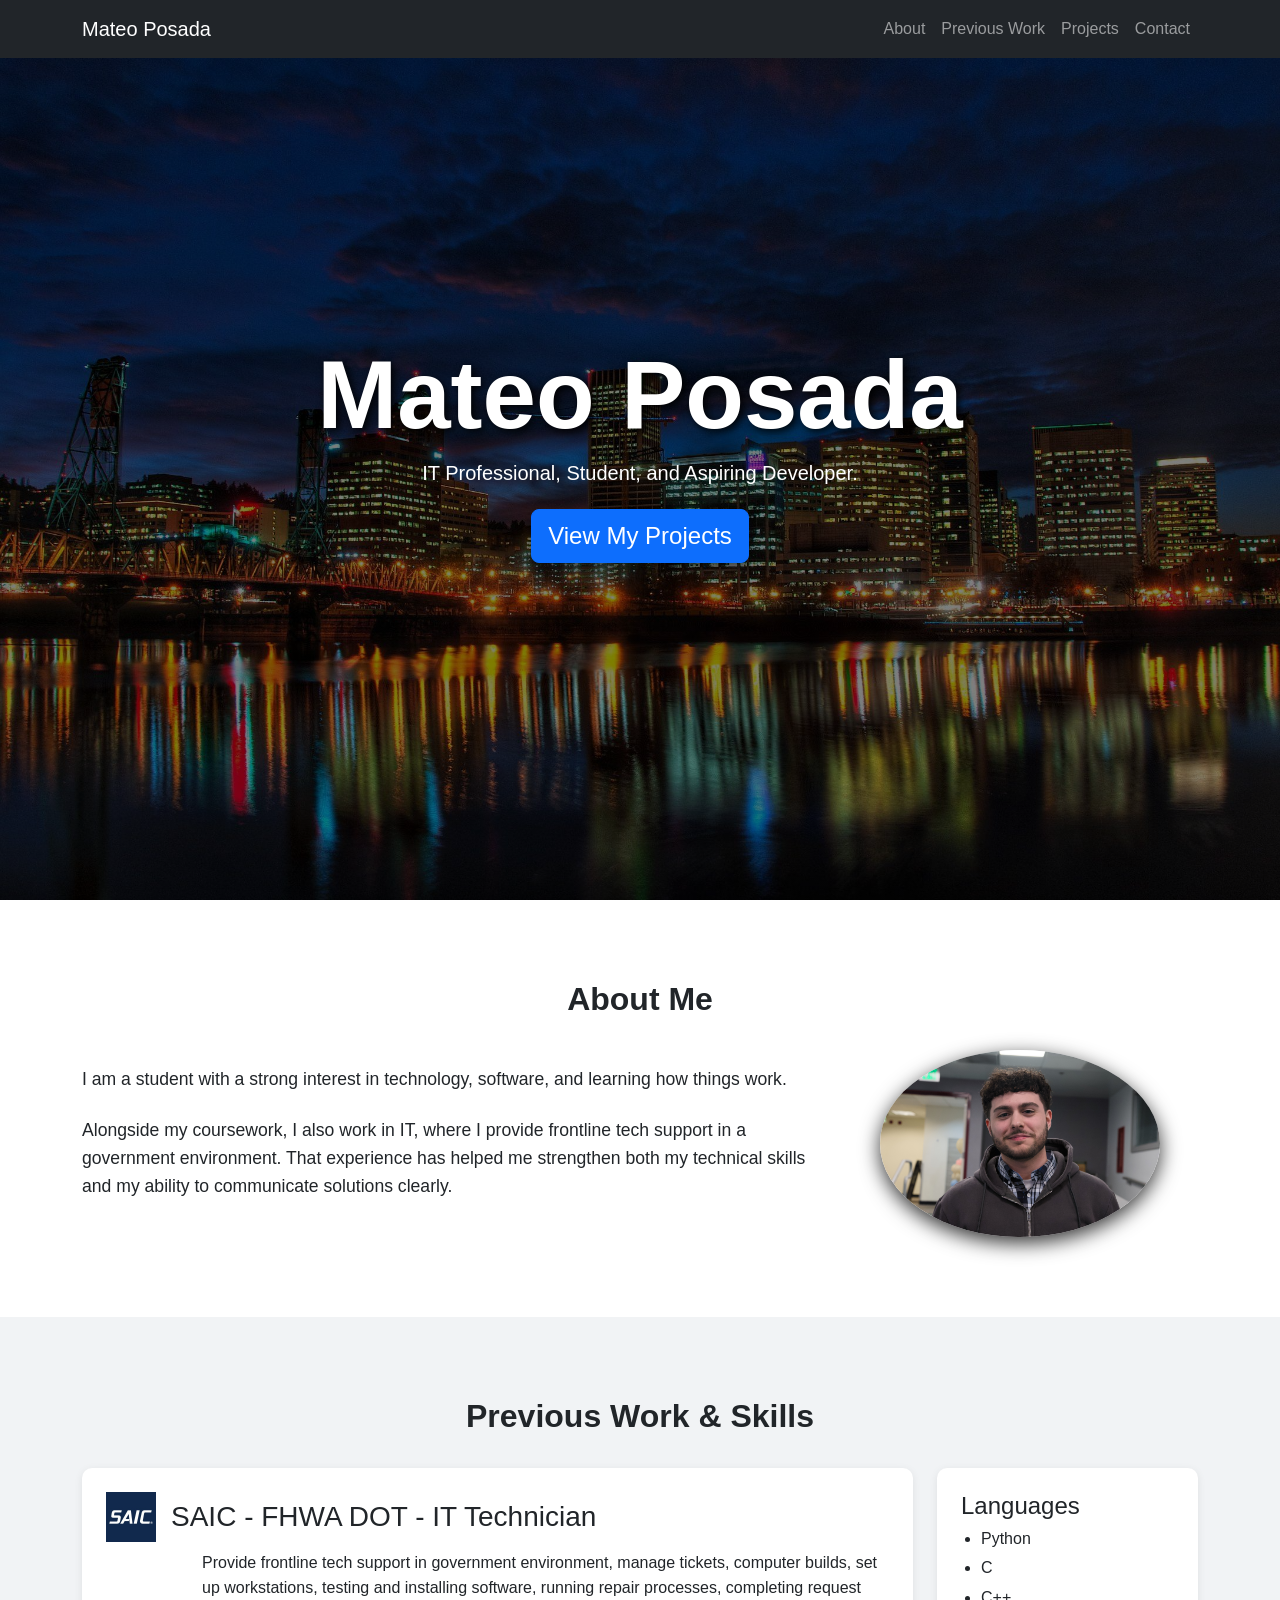
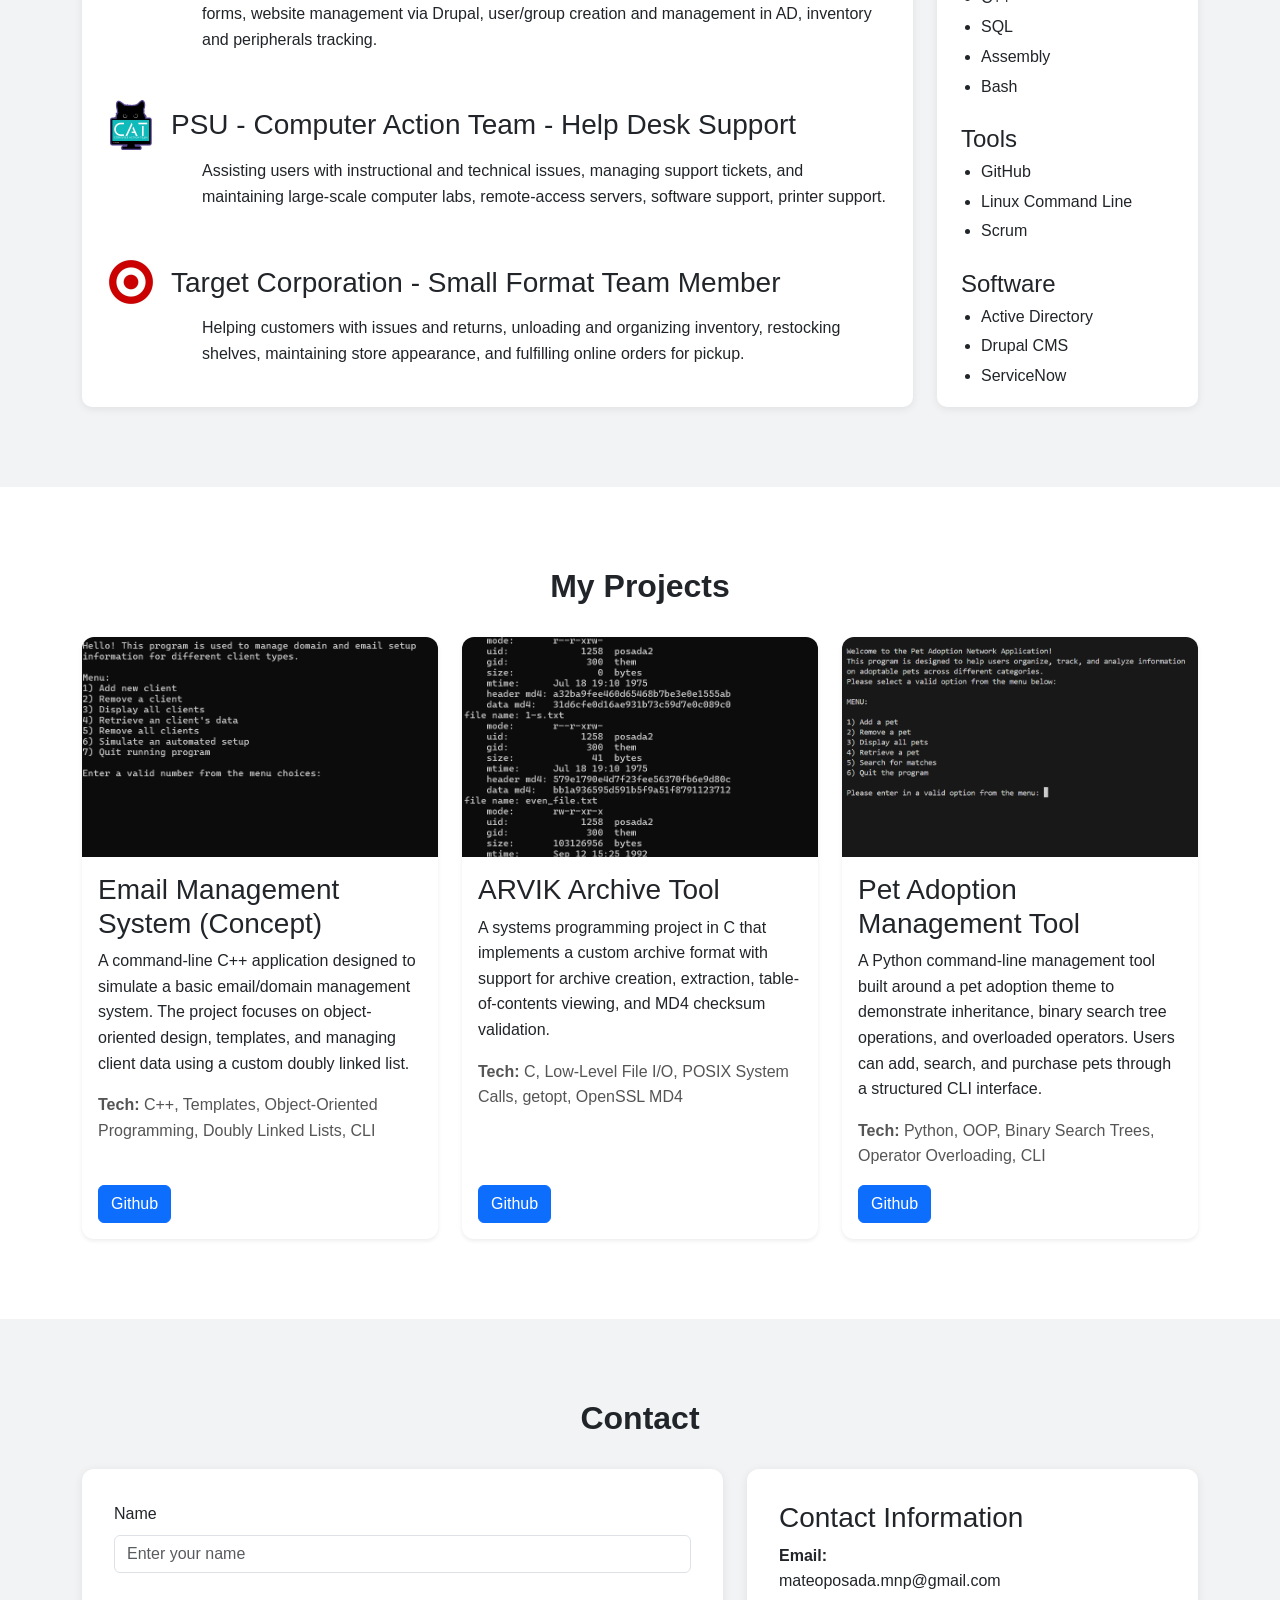
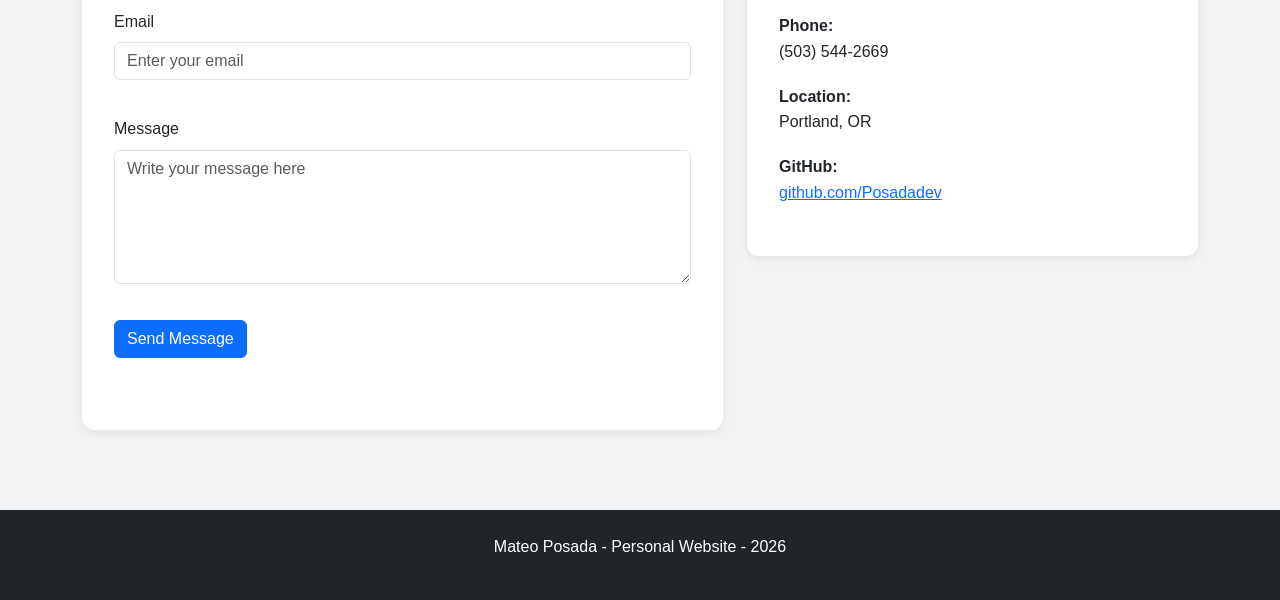
<file: index.html>
<!doctype html>
<html lang="en">
  <head>
    <meta charset="UTF-8" />
    <meta name="viewport" content="width=device-width, initial-scale=1.0" />
    <title>Mateo Posada - Personal Website</title>

    <!-- Bootstrap CSS -->
    <link
      rel="stylesheet"
      href="https://cdn.jsdelivr.net/npm/bootstrap@5.0.2/dist/css/bootstrap.min.css"
    />

    <!-- Bootstrap JS -->
    <script src="https://cdn.jsdelivr.net/npm/bootstrap@5.0.2/dist/js/bootstrap.bundle.min.js"></script>

    <!-- Custom CSS -->
    <link rel="stylesheet" href="css/personal-website.css" />

    <!-- JQuery -->
    <script src="https://code.jquery.com/jquery-3.7.1.min.js"></script>

    <!-- Custom JS -->
    <script src="js/personal-website.js"></script>

    <!-- Main code -->
  </head>
  <body>
    <!-- Navbar for different sections on the page -->
    <nav class="navbar navbar-expand-lg navbar-dark bg-dark fixed-top">
      <div class="container">
        <a class="navbar-brand" href="#home">Mateo Posada</a>
        <button
          class="navbar-toggler"
          type="button"
          data-bs-toggle="collapse"
          data-bs-target="#navbarNav"
          aria-label="Toggle navigation"
        >
          <span class="navbar-toggler-icon"></span>
        </button>
        <div class="collapse navbar-collapse" id="navbarNav">
          <ul class="navbar-nav ms-auto">
            <li class="nav-item">
              <a class="nav-link" href="#about">About</a>
            </li>
            <li class="nav-item">
              <a class="nav-link" href="#work">Previous Work</a>
            </li>
            <li class="nav-item">
              <a class="nav-link" href="#projects">Projects</a>
            </li>
            <li class="nav-item">
              <a class="nav-link" href="#contact">Contact</a>
            </li>
          </ul>
        </div>
      </div>
    </nav>
    <!-- Home/Title section -->
    <section id="home" class="home-section d-flex align-items-center">
      <div class="container text-center">
        <h1 class="display-4 fw-bold">Mateo Posada</h1>
        <h2 class="lead">IT Professional, Student, and Aspiring Developer.</h2>
        <a href="#projects" class="btn btn-primary btn-lg mt-3"
          >View My Projects</a
        >
      </div>
    </section>
    <!-- About section -->
    <section id="about" class="section-padding">
      <div class="container">
        <h2 class="section-title">About Me</h2>
        <div class="row align-items-center">
          <!-- Text column -->
          <div class="col-md-8 about-text">
            <p>
              I am a student with a strong interest in technology, software, and
              learning how things work.
            </p>
            <p>
              Alongside my coursework, I also work in IT, where I provide
              frontline tech support in a government environment. That
              experience has helped me strengthen both my technical skills and
              my ability to communicate solutions clearly.
            </p>
          </div>
          <!-- Image column -->
          <div class="col-md-4 text-center">
            <img
              src="images/personal_picture.jpg"
              alt="Mateo Posada Picture"
              class="about-photo"
            />
          </div>
        </div>
      </div>
    </section>
    <!-- Previous work section -->
    <section id="work" class="section-padding alt-section">
      <div class="container">
        <h2 class="section-title">Previous Work & Skills</h2>
        <div class="row g-4">
          <!-- Experience column -->
          <div class="col-md-9">
            <div class="info-box">
              <!-- Job 1 -->
              <div class="job-block">
                <div class="job-header">
                  <img
                    src="images/saicinc_logo.jpg"
                    class="job-logo"
                    alt="SAIC logo"
                  />
                  <h3>SAIC - FHWA DOT - IT Technician</h3>
                </div>
                <p class="job-description">
                  Provide frontline tech support in government environment,
                  manage tickets, computer builds, set up workstations, testing
                  and installing software, running repair processes, completing
                  request forms, website management via Drupal, user/group
                  creation and management in AD, inventory and peripherals
                  tracking.
                </p>
              </div>
              <!-- Job 2 -->
              <div class="job-block">
                <div class="job-header">
                  <img
                    src="images/cat_logo.jpg"
                    class="job-logo"
                    alt="Computer Action Team logo"
                  />
                  <h3>PSU - Computer Action Team - Help Desk Support</h3>
                </div>
                <p class="job-description">
                  Assisting users with instructional and technical issues,
                  managing support tickets, and maintaining large-scale computer
                  labs, remote-access servers, software support, printer
                  support.
                </p>
              </div>
              <!-- Job 3 -->
              <div class="job-block">
                <div class="job-header">
                  <img
                    src="images/target_logo.jpg"
                    class="job-logo"
                    alt="Target logo"
                  />
                  <h3>Target Corporation - Small Format Team Member</h3>
                </div>
                <p class="job-description">
                  Helping customers with issues and returns, unloading and
                  organizing inventory, restocking shelves, maintaining store
                  appearance, and fulfilling online orders for pickup.
                </p>
              </div>
            </div>
          </div>
          <!-- Skill column -->
          <div class="col-md-3">
            <div class="info-box skills-box">
              <div class="skill-group">
                <h4>Languages</h4>
                <ul>
                  <li>Python</li>
                  <li>C</li>
                  <li>C++</li>
                  <li>SQL</li>
                  <li>Assembly</li>
                  <li>Bash</li>
                </ul>
              </div>

              <div class="skill-group">
                <h4>Tools</h4>
                <ul>
                  <li>GitHub</li>
                  <li>Linux Command Line</li>
                  <li>Scrum</li>
                </ul>
              </div>

              <div class="skill-group">
                <h4>Software</h4>
                <ul>
                  <li>Active Directory</li>
                  <li>Drupal CMS</li>
                  <li>ServiceNow</li>
                </ul>
              </div>
            </div>
          </div>
        </div>
      </div>
    </section>
    <!-- Projects section -->
    <section id="projects" class="section-padding">
      <div class="container">
        <h2 class="section-title">My Projects</h2>
        <div class="row g-4">
          <!-- Project 1 -->
          <div class="col-md-4">
            <div class="card project-card h-100 shadow-sm">
              <img
                src="images/Screenshot 2026-03-15 212841.png"
                class="card-img-top"
                alt="Email Management System Screenshot"
              />
              <div class="card-body d-flex flex-column">
                <h3 class="card-title">Email Management System (Concept)</h3>
                <p class="card-text">
                  A command-line C++ application designed to simulate a basic
                  email/domain management system. The project focuses on
                  object-oriented design, templates, and managing client data
                  using a custom doubly linked list.
                </p>
                <p class="project-tech">
                  <strong>Tech:</strong> C++, Templates, Object-Oriented
                  Programming, Doubly Linked Lists, CLI
                </p>
                <div class="mt-auto">
                  <a
                    href="https://github.com/Posadadev/CS302-Class-Template-Project"
                    class="btn btn-primary me-2"
                    >Github</a
                  >
                </div>
              </div>
            </div>
          </div>
          <!-- Project 2 -->
          <div class="col-md-4">
            <div class="card project-card h-100 shadow-sm">
              <img
                src="images/Screenshot 2026-03-15 213507.png"
                class="card-img-top"
                alt="ARVIK Archive Tool Screenshot"
              />
              <div class="card-body d-flex flex-column">
                <h3 class="card-title">ARVIK Archive Tool</h3>
                <p class="card-text">
                  A systems programming project in C that implements a custom
                  archive format with support for archive creation, extraction,
                  table-of-contents viewing, and MD4 checksum validation.
                </p>
                <p class="project-tech">
                  <strong>Tech:</strong> C, Low-Level File I/O, POSIX System
                  Calls, getopt, OpenSSL MD4
                </p>
                <div class="mt-auto">
                  <a
                    href="https://github.com/Posadadev/Arvik-Archive-C"
                    class="btn btn-primary me-2"
                    >Github</a
                  >
                </div>
              </div>
            </div>
          </div>
          <!-- Project 3 -->
          <div class="col-md-4">
            <div class="card project-card h-100 shadow-sm">
              <img
                src="images/Screenshot 2026-03-15 213945.png"
                class="card-img-top"
                alt="Pet Adoption Management Tool Screenshot"
              />
              <div class="card-body d-flex flex-column">
                <h3 class="card-title">Pet Adoption Management Tool</h3>
                <p class="card-text">
                  A Python command-line management tool built around a pet
                  adoption theme to demonstrate inheritance, binary search tree
                  operations, and overloaded operators. Users can add, search,
                  and purchase pets through a structured CLI interface.
                </p>
                <p class="project-tech">
                  <strong>Tech:</strong> Python, OOP, Binary Search Trees,
                  Operator Overloading, CLI
                </p>
                <div class="mt-auto">
                  <a
                    href="https://github.com/Posadadev/CS302-PythonRecursion-Testing-Project"
                    class="btn btn-primary me-2"
                    >Github</a
                  >
                </div>
              </div>
            </div>
          </div>
        </div>
      </div>
    </section>
    <!-- Contact section -->
    <section id="contact" class="section-padding alt-section">
      <div class="container">
        <h2 class="section-title">Contact</h2>
        <div class="row g-4 align-items-start">
          <!-- Left contact -->
          <div class="col-md-7">
            <form id="contactForm" class="contact-form">
              <div class="mb-3">
                <label for="name" class="form-label">Name</label>
                <input
                  type="text"
                  class="form-control"
                  id="name"
                  placeholder="Enter your name"
                />
                <small class="error-message" id="nameError"></small>
              </div>
              <div class="mb-3">
                <label for="email" class="form-label">Email</label>
                <input
                  type="email"
                  class="form-control"
                  id="email"
                  placeholder="Enter your email"
                />
                <small class="error-message" id="emailError"></small>
              </div>
              <div class="mb-3">
                <label for="message" class="form-label">Message</label>
                <textarea
                  class="form-control"
                  id="message"
                  rows="5"
                  placeholder="Write your message here"
                ></textarea>
                <small class="error-message" id="messageError"></small>
              </div>
              <button type="submit" class="btn btn-primary">
                Send Message
              </button>
              <p id="formSuccess" class="success-message mt-3"></p>
            </form>
          </div>
          <!-- Right form -->
          <div class="col-md-5">
            <div class="contact-info">
              <h3>Contact Information</h3>
              <p>
                <strong>Email:</strong><br />
                mateoposada.mnp@gmail.com
              </p>
              <p>
                <strong>Phone:</strong><br />
                (503) 544-2669
              </p>
              <p>
                <strong>Location:</strong><br />
                Portland, OR
              </p>
              <p>
                <strong>GitHub:</strong><br />
                <a href="https://github.com/Posadadev" target="_blank">
                  github.com/Posadadev
                </a>
              </p>
            </div>
          </div>
        </div>
      </div>
    </section>
    <!-- Footer  section -->
    <footer>
      <div class="container">
        <p>Mateo Posada - Personal Website - 2026</p>
      </div>
    </footer>
  </body>
</html>
</file>
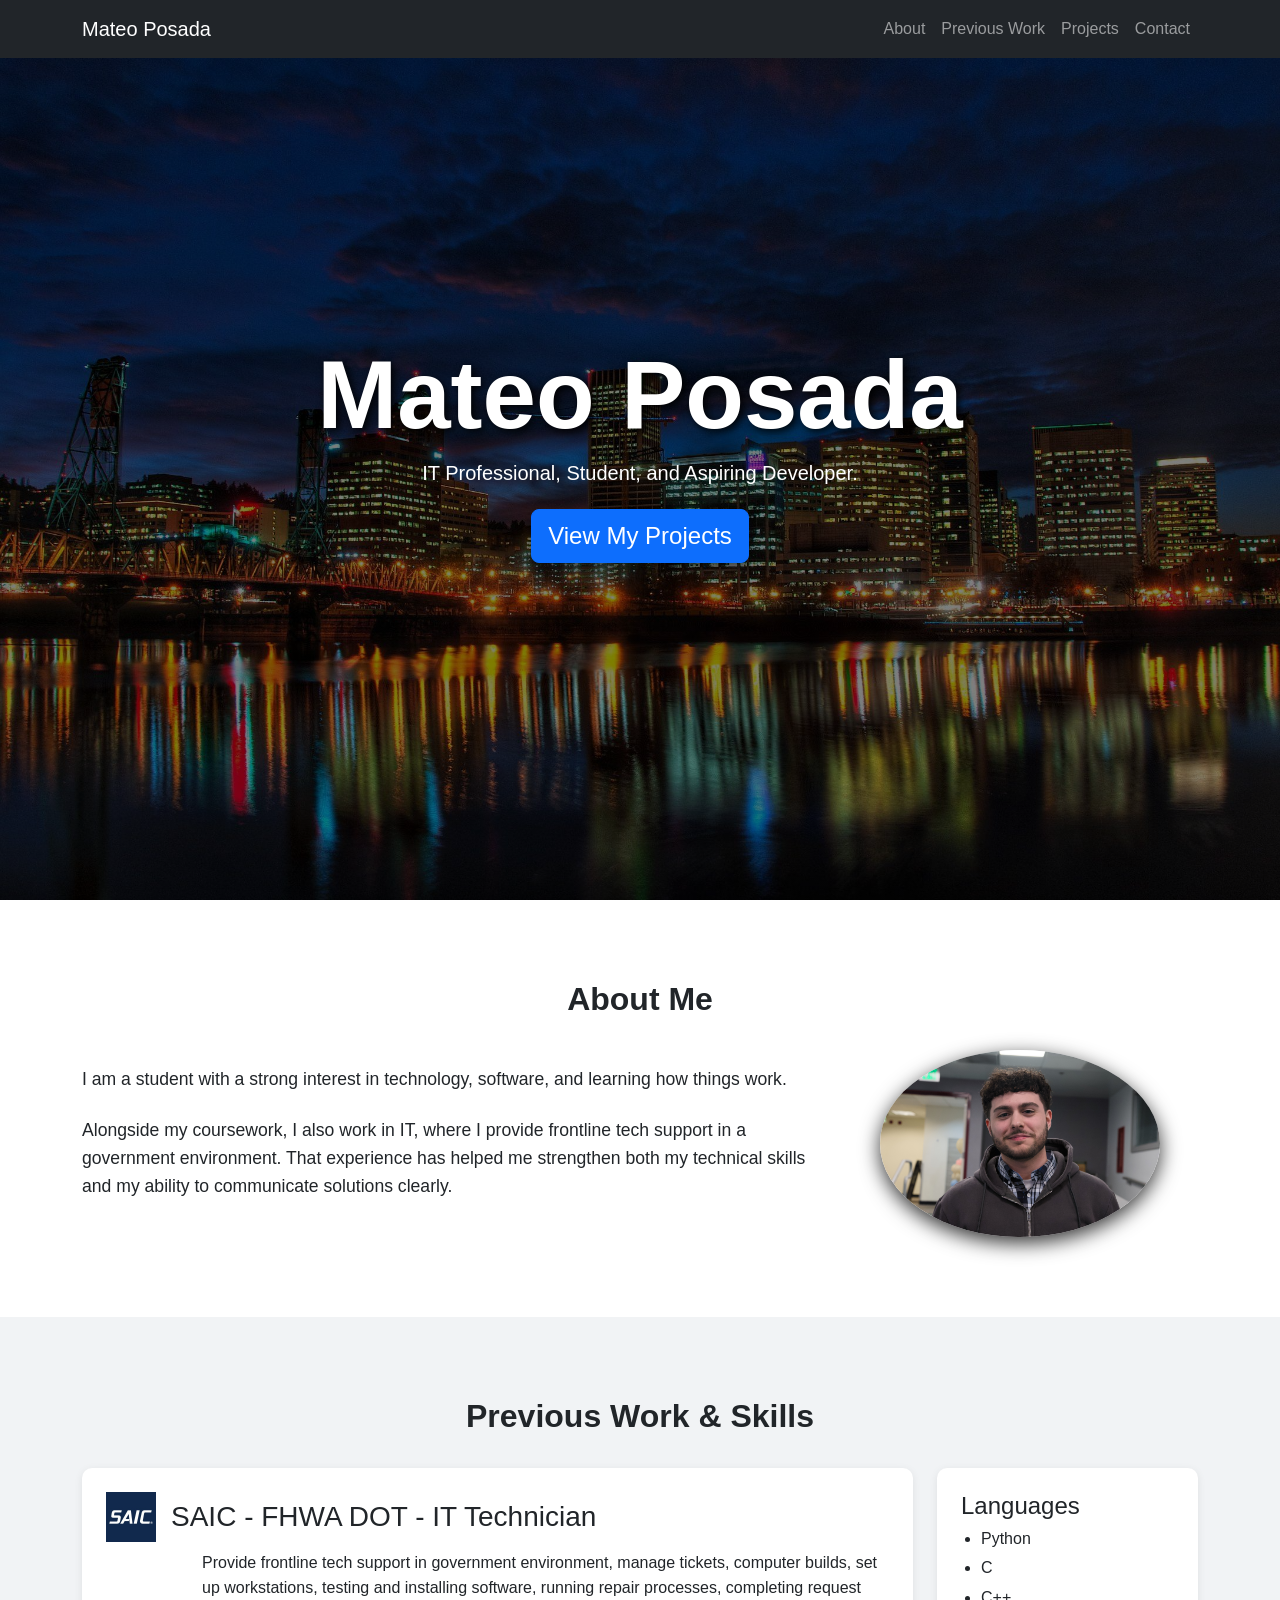
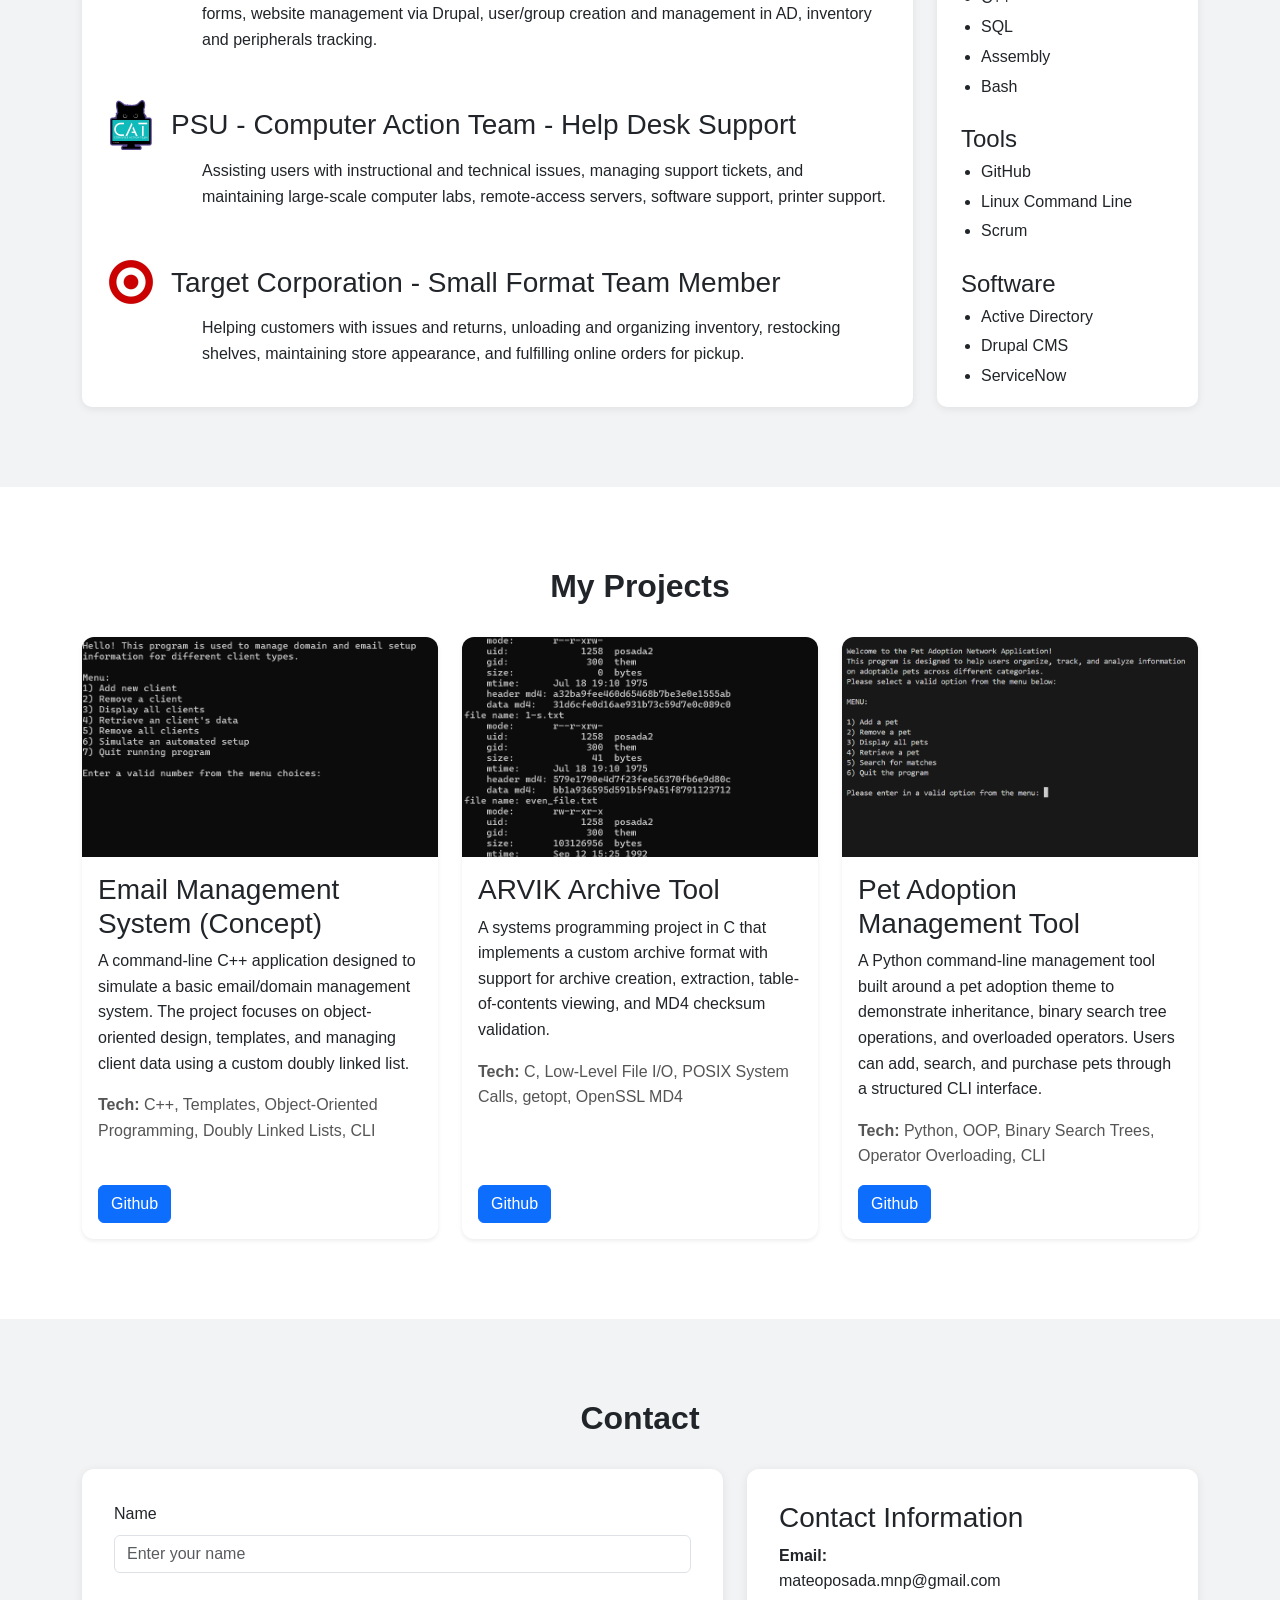
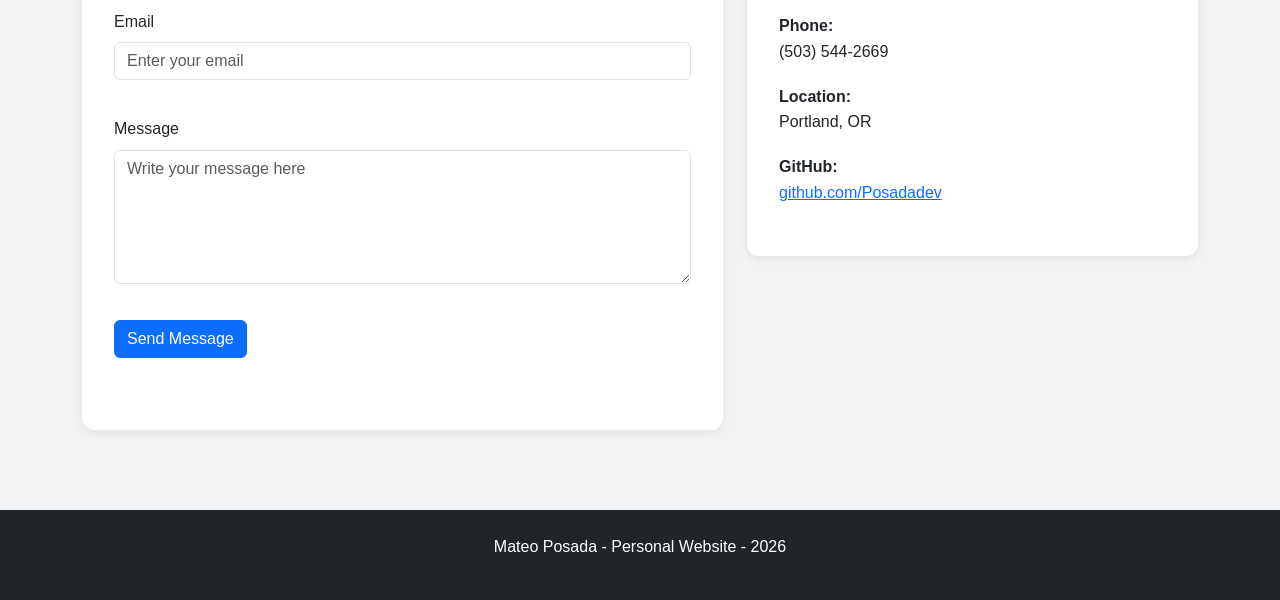
<file: personal-website.html>
<!doctype html>
<html lang="en">
  <head>
    <meta charset="UTF-8" />
    <meta name="viewport" content="width=device-width, initial-scale=1.0" />
    <title>Mateo Posada - Personal Website</title>

    <!-- Bootstrap CSS -->
    <link
      rel="stylesheet"
      href="https://cdn.jsdelivr.net/npm/bootstrap@5.0.2/dist/css/bootstrap.min.css"
    />

    <!-- Bootstrap JS -->
    <script src="https://cdn.jsdelivr.net/npm/bootstrap@5.0.2/dist/js/bootstrap.bundle.min.js"></script>

    <!-- Custom CSS -->
    <link rel="stylesheet" href="css/personal-website.css" />

    <!-- JQuery -->
    <script src="https://code.jquery.com/jquery-3.7.1.min.js"></script>

    <!-- Custom JS -->
    <script src="js/personal-website.js"></script>

    <!-- Main code -->
  </head>
  <body>
    <!-- Navbar for different sections on the page -->
    <nav class="navbar navbar-expand-lg navbar-dark bg-dark fixed-top">
      <div class="container">
        <a class="navbar-brand" href="#home">Mateo Posada</a>
        <button
          class="navbar-toggler"
          type="button"
          data-bs-toggle="collapse"
          data-bs-target="#navbarNav"
          aria-label="Toggle navigation"
        >
          <span class="navbar-toggler-icon"></span>
        </button>
        <div class="collapse navbar-collapse" id="navbarNav">
          <ul class="navbar-nav ms-auto">
            <li class="nav-item">
              <a class="nav-link" href="#about">About</a>
            </li>
            <li class="nav-item">
              <a class="nav-link" href="#work">Previous Work</a>
            </li>
            <li class="nav-item">
              <a class="nav-link" href="#projects">Projects</a>
            </li>
            <li class="nav-item">
              <a class="nav-link" href="#contact">Contact</a>
            </li>
          </ul>
        </div>
      </div>
    </nav>
    <!-- Home/Title section -->
    <section id="home" class="home-section d-flex align-items-center">
      <div class="container text-center">
        <h1 class="display-4 fw-bold">Mateo Posada</h1>
        <h2 class="lead">IT Professional, Student, and Aspiring Developer.</h2>
        <a href="#projects" class="btn btn-primary btn-lg mt-3"
          >View My Projects</a
        >
      </div>
    </section>
    <!-- About section -->
    <section id="about" class="section-padding">
      <div class="container">
        <h2 class="section-title">About Me</h2>
        <div class="row align-items-center">
          <!-- Text column -->
          <div class="col-md-8 about-text">
            <p>
              I am a student with a strong interest in technology, software, and
              learning how things work.
            </p>
            <p>
              Alongside my coursework, I also work in IT, where I provide
              frontline tech support in a government environment. That
              experience has helped me strengthen both my technical skills and
              my ability to communicate solutions clearly.
            </p>
          </div>
          <!-- Image column -->
          <div class="col-md-4 text-center">
            <img
              src="images/personal_picture.jpg"
              alt="Mateo Posada Picture"
              class="about-photo"
            />
          </div>
        </div>
      </div>
    </section>
    <!-- Previous work section -->
    <section id="work" class="section-padding alt-section">
      <div class="container">
        <h2 class="section-title">Previous Work & Skills</h2>
        <div class="row g-4">
          <!-- Experience column -->
          <div class="col-md-9">
            <div class="info-box">
              <!-- Job 1 -->
              <div class="job-block">
                <div class="job-header">
                  <img
                    src="images/saicinc_logo.jpg"
                    class="job-logo"
                    alt="SAIC logo"
                  />
                  <h3>SAIC - FHWA DOT - IT Technician</h3>
                </div>
                <p class="job-description">
                  Provide frontline tech support in government environment,
                  manage tickets, computer builds, set up workstations, testing
                  and installing software, running repair processes, completing
                  request forms, website management via Drupal, user/group
                  creation and management in AD, inventory and peripherals
                  tracking.
                </p>
              </div>
              <!-- Job 2 -->
              <div class="job-block">
                <div class="job-header">
                  <img
                    src="images/cat_logo.jpg"
                    class="job-logo"
                    alt="Computer Action Team logo"
                  />
                  <h3>PSU - Computer Action Team - Help Desk Support</h3>
                </div>
                <p class="job-description">
                  Assisting users with instructional and technical issues,
                  managing support tickets, and maintaining large-scale computer
                  labs, remote-access servers, software support, printer
                  support.
                </p>
              </div>
              <!-- Job 3 -->
              <div class="job-block">
                <div class="job-header">
                  <img
                    src="images/target_logo.jpg"
                    class="job-logo"
                    alt="Target logo"
                  />
                  <h3>Target Corporation - Small Format Team Member</h3>
                </div>
                <p class="job-description">
                  Helping customers with issues and returns, unloading and
                  organizing inventory, restocking shelves, maintaining store
                  appearance, and fulfilling online orders for pickup.
                </p>
              </div>
            </div>
          </div>
          <!-- Skill column -->
          <div class="col-md-3">
            <div class="info-box skills-box">
              <div class="skill-group">
                <h4>Languages</h4>
                <ul>
                  <li>Python</li>
                  <li>C</li>
                  <li>C++</li>
                  <li>SQL</li>
                  <li>Assembly</li>
                  <li>Bash</li>
                </ul>
              </div>

              <div class="skill-group">
                <h4>Tools</h4>
                <ul>
                  <li>GitHub</li>
                  <li>Linux Command Line</li>
                  <li>Scrum</li>
                </ul>
              </div>

              <div class="skill-group">
                <h4>Software</h4>
                <ul>
                  <li>Active Directory</li>
                  <li>Drupal CMS</li>
                  <li>ServiceNow</li>
                </ul>
              </div>
            </div>
          </div>
        </div>
      </div>
    </section>
    <!-- Projects section -->
    <section id="projects" class="section-padding">
      <div class="container">
        <h2 class="section-title">My Projects</h2>
        <div class="row g-4">
          <!-- Project 1 -->
          <div class="col-md-4">
            <div class="card project-card h-100 shadow-sm">
              <img
                src="images/Screenshot 2026-03-15 212841.png"
                class="card-img-top"
                alt="Email Management System Screenshot"
              />
              <div class="card-body d-flex flex-column">
                <h3 class="card-title">Email Management System (Concept)</h3>
                <p class="card-text">
                  A command-line C++ application designed to simulate a basic
                  email/domain management system. The project focuses on
                  object-oriented design, templates, and managing client data
                  using a custom doubly linked list.
                </p>
                <p class="project-tech">
                  <strong>Tech:</strong> C++, Templates, Object-Oriented
                  Programming, Doubly Linked Lists, CLI
                </p>
                <div class="mt-auto">
                  <a
                    href="https://github.com/Posadadev/CS302-Class-Template-Project"
                    class="btn btn-primary me-2"
                    >Github</a
                  >
                </div>
              </div>
            </div>
          </div>
          <!-- Project 2 -->
          <div class="col-md-4">
            <div class="card project-card h-100 shadow-sm">
              <img
                src="images/Screenshot 2026-03-15 213507.png"
                class="card-img-top"
                alt="ARVIK Archive Tool Screenshot"
              />
              <div class="card-body d-flex flex-column">
                <h3 class="card-title">ARVIK Archive Tool</h3>
                <p class="card-text">
                  A systems programming project in C that implements a custom
                  archive format with support for archive creation, extraction,
                  table-of-contents viewing, and MD4 checksum validation.
                </p>
                <p class="project-tech">
                  <strong>Tech:</strong> C, Low-Level File I/O, POSIX System
                  Calls, getopt, OpenSSL MD4
                </p>
                <div class="mt-auto">
                  <a
                    href="https://github.com/Posadadev/Arvik-Archive-C"
                    class="btn btn-primary me-2"
                    >Github</a
                  >
                </div>
              </div>
            </div>
          </div>
          <!-- Project 3 -->
          <div class="col-md-4">
            <div class="card project-card h-100 shadow-sm">
              <img
                src="images/Screenshot 2026-03-15 213945.png"
                class="card-img-top"
                alt="Pet Adoption Management Tool Screenshot"
              />
              <div class="card-body d-flex flex-column">
                <h3 class="card-title">Pet Adoption Management Tool</h3>
                <p class="card-text">
                  A Python command-line management tool built around a pet
                  adoption theme to demonstrate inheritance, binary search tree
                  operations, and overloaded operators. Users can add, search,
                  and purchase pets through a structured CLI interface.
                </p>
                <p class="project-tech">
                  <strong>Tech:</strong> Python, OOP, Binary Search Trees,
                  Operator Overloading, CLI
                </p>
                <div class="mt-auto">
                  <a
                    href="https://github.com/Posadadev/CS302-PythonRecursion-Testing-Project"
                    class="btn btn-primary me-2"
                    >Github</a
                  >
                </div>
              </div>
            </div>
          </div>
        </div>
      </div>
    </section>
    <!-- Contact section -->
    <section id="contact" class="section-padding alt-section">
      <div class="container">
        <h2 class="section-title">Contact</h2>
        <div class="row g-4 align-items-start">
          <!-- Left contact -->
          <div class="col-md-7">
            <form id="contactForm" class="contact-form">
              <div class="mb-3">
                <label for="name" class="form-label">Name</label>
                <input
                  type="text"
                  class="form-control"
                  id="name"
                  placeholder="Enter your name"
                />
                <small class="error-message" id="nameError"></small>
              </div>
              <div class="mb-3">
                <label for="email" class="form-label">Email</label>
                <input
                  type="email"
                  class="form-control"
                  id="email"
                  placeholder="Enter your email"
                />
                <small class="error-message" id="emailError"></small>
              </div>
              <div class="mb-3">
                <label for="message" class="form-label">Message</label>
                <textarea
                  class="form-control"
                  id="message"
                  rows="5"
                  placeholder="Write your message here"
                ></textarea>
                <small class="error-message" id="messageError"></small>
              </div>
              <button type="submit" class="btn btn-primary">
                Send Message
              </button>
              <p id="formSuccess" class="success-message mt-3"></p>
            </form>
          </div>
          <!-- Right form -->
          <div class="col-md-5">
            <div class="contact-info">
              <h3>Contact Information</h3>
              <p>
                <strong>Email:</strong><br />
                mateoposada.mnp@gmail.com
              </p>
              <p>
                <strong>Phone:</strong><br />
                (503) 544-2669
              </p>
              <p>
                <strong>Location:</strong><br />
                Portland, OR
              </p>
              <p>
                <strong>GitHub:</strong><br />
                <a href="https://github.com/Posadadev" target="_blank">
                  github.com/Posadadev
                </a>
              </p>
            </div>
          </div>
        </div>
      </div>
    </section>
    <!-- Footer section -->
    <footer>
      <div class="container">
        <p>Mateo Posada - Personal Website - 2026</p>
      </div>
    </footer>
  </body>
</html>
</file>
<file: css/personal-website.css>
body {
  font-family: Arial, Helvetica, sans-serif;
  line-height: 1.6;
  margin: 0;
  padding-top: 0;
}

.home-section {
  min-height: 100vh;
  display: flex;
  align-items: center;
  text-align: center;
  background-image:
    linear-gradient(rgba(0, 0, 0, 0.5), rgba(0, 0, 0, 0.5)),
    url("../images/PDX_Wallpaper.jpg");

  background-size: cover;
  background-position: center;
  background-repeat: no-repeat;
  color: white;
  margin-top: 0;
}

.home-section h1 {
  font-size: 6rem;
  text-shadow: 3px 3px 10px rgba(0, 0, 0, 1);
}

.home-section p {
  font-size: 1.7rem;
  text-shadow:
    2px 2px 6px rgba(0, 0, 0, 0.9),
    0 0 18px rgba(0, 0, 0, 0.9);
}

.home-section .btn {
  font-size: 1.5rem;
  box-shadow: 0 4px 12px rgba(0, 0, 0, 0.5);
  transition: all 0.2s ease;
}

.home-section .btn:hover {
  transform: translateY(-2px);
  box-shadow: 0 6px 16px rgba(0, 0, 0, 0.6);
}

.section-padding {
  padding: 5rem 0;
}

.section-title {
  text-align: center;
  margin-bottom: 2rem;
  font-weight: bold;
}

.alt-section {
  background-color: #f1f3f5;
}

.info-box {
  background-color: white;
  padding: 1.5rem;
  border-radius: 10px;
  box-shadow: 0 2px 8px rgba(0, 0, 0, 0.08);
  height: 100%;

  display: flex;
  flex-direction: column;
  justify-content: space-between;
  gap: 2rem;
}

footer {
  text-align: center;
  padding: 1.5rem 0;
  background-color: #212529;
  color: white;
}

@media (max-width: 768px) {
  .home-section {
    padding: 2rem 1rem;
  }

  .section-padding {
    padding: 3.5rem 0;
  }
}

.job-entry {
  display: flex;
  align-items: center;
  gap: 15px;
}

.job-entry h3 {
  margin-top: 15px;
}

.job-entry p {
  margin-top: 5px;
  margin-bottom: 0;
}

.job-block {
  display: flex;
  flex-direction: column;
}

.job-header {
  display: flex;
  align-items: center;
  gap: 15px;
}

.job-header h3 {
  margin: 0;
}

.job-description {
  margin-top: 0.5rem;
  margin-left: 6rem;
}

.job-logo {
  width: 50px;
  height: 50px;
  object-fit: contain;
  flex-shrink: 0;
}

.skills-box {
  display: flex;
  flex-direction: column;
  justify-content: space-evenly;
}

.skill-group h4 {
  margin-bottom: 5px;
}

.skill-group ul {
  padding-left: 20px;
  margin-bottom: -10px;
}

.skill-group li {
  margin-bottom: 4px;
}

.about-photo {
  width: 280px;
  border-radius: 50%;
  box-shadow: 0 6px 20px rgba(0, 0, 0, 0.8);
}

.about-text {
  max-width: 950px;
  padding-right: 20px;
  font-size: 1.1rem;
}

.about-text p {
  margin-bottom: 1.4rem;
}

.project-card {
  border: none;
  border-radius: 12px;
  overflow: hidden;
  transition:
    transform 0.2s ease,
    box-shadow 0.2s ease;
}

.project-card:hover {
  transform: translateY(-6px);
  box-shadow: 0 8px 20px rgba(0, 0, 0, 0.15);
}

.project-card img {
  height: 220px;
  object-fit: cover;
}

.project-tech {
  margin-bottom: 1rem;
  color: #555;
}

.contact-form {
  background-color: white;
  padding: 2rem;
  border-radius: 12px;
  box-shadow: 0 2px 10px rgba(0, 0, 0, 0.08);
}

.error-message {
  color: #dc3545;
  display: block;
  margin-top: 0.25rem;
  min-height: 1rem;
}

.success-message {
  color: green;
  font-weight: bold;
  margin-bottom: 0;
  min-height: 1.5rem;
}

.contact-info {
  background-color: white;
  padding: 2rem;
  border-radius: 12px;
  box-shadow: 0 2px 10px rgba(0, 0, 0, 0.08);
  height: 100%;
}

.contact-info h4 {
  margin-bottom: 1.5rem;
}

.contact-info p {
  margin-bottom: 1.2rem;
}
</file>
